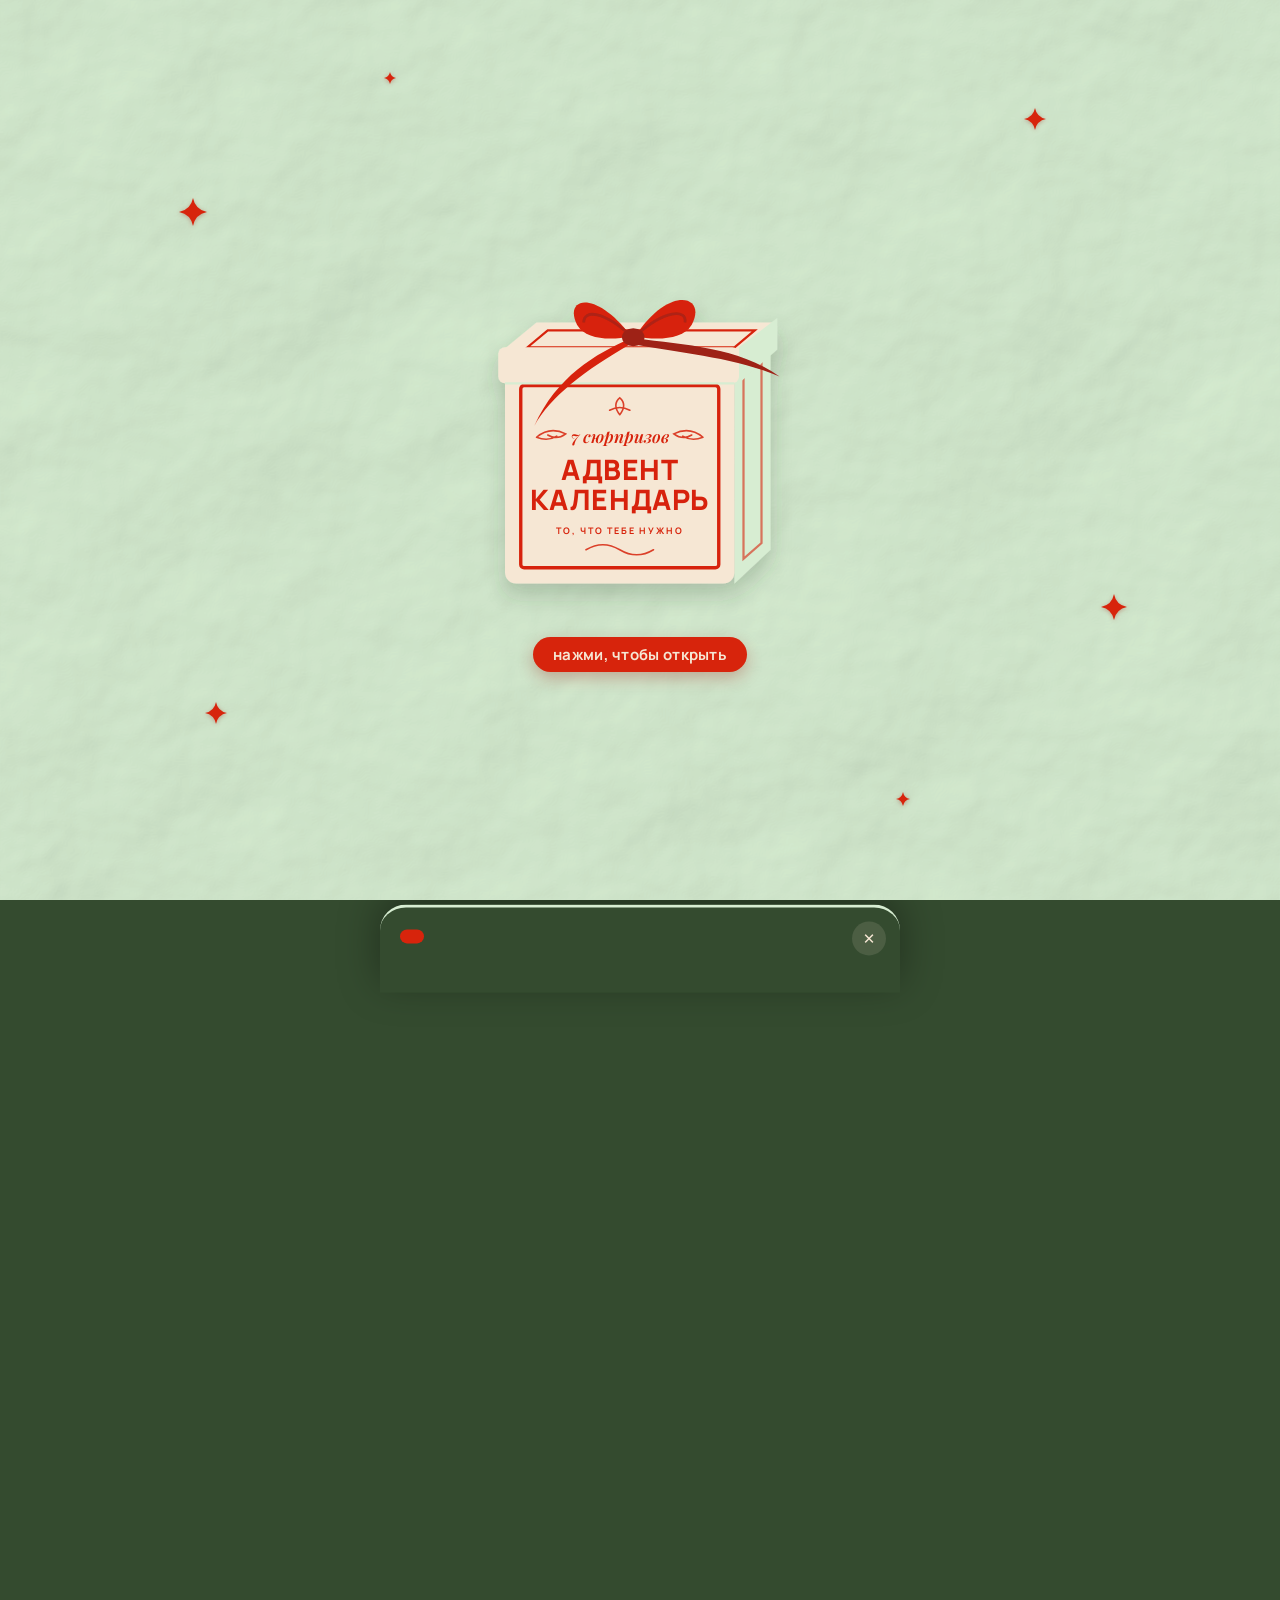
<file: index.html>
<!DOCTYPE html>
<html lang="ru">
<head>
  <meta charset="UTF-8" />
  <meta name="viewport" content="width=device-width, initial-scale=1, maximum-scale=1, user-scalable=no, viewport-fit=cover" />
  <title>Новогодний адвент</title>
  <script>
    /* Сразу говорим Telegram «мини-апп готова», не дожидаясь его скрипта:
       если telegram.org не грузится (например, без VPN), иначе висит вечная загрузка. */
    (function () {
      function post(type, data) {
        data = data || {};
        try {
          if (window.TelegramWebviewProxy && window.TelegramWebviewProxy.postEvent) {
            window.TelegramWebviewProxy.postEvent(type, JSON.stringify(data));
          } else if (window.external && 'notify' in window.external) {
            window.external.notify(JSON.stringify({ eventType: type, eventData: data }));
          } else if (window.parent !== window) {
            window.parent.postMessage(JSON.stringify({ eventType: type, eventData: data }), '*');
          }
        } catch (e) {}
      }
      post('web_app_ready');
      post('web_app_expand');

      // скрипт Telegram грузим в фоне и ждём не дольше 2,5 секунды
      window.__tgSdk = new Promise(function (done) {
        var s = document.createElement('script');
        s.src = 'https://telegram.org/js/telegram-web-app.js';
        s.onload = s.onerror = done;
        document.head.appendChild(s);
        setTimeout(done, 2500);
      });
    })();
  </script>
  <link rel="preconnect" href="https://fonts.googleapis.com" />
  <link rel="preconnect" href="https://fonts.gstatic.com" crossorigin />
  <!-- шрифты не блокируют показ страницы: пока не загрузились — системные -->
  <link href="https://fonts.googleapis.com/css2?family=Playfair+Display:ital,wght@0,700;0,800;0,900;1,600;1,700&family=Manrope:wght@400;600;700;800&display=swap" rel="stylesheet" media="print" onload="this.media='all'" />
  <link rel="stylesheet" href="css/style.css?v=6" />
</head>
<body>
  <!-- заставка: коробочка, из которой появляется календарь -->
  <div class="intro" id="intro" role="button" tabindex="0" aria-label="Открыть коробочку">
    <div class="intro__paper"></div>
    <div class="intro__sparks"></div>
    <div class="intro__box"></div>
    <p class="intro__hint">нажми, чтобы открыть</p>
  </div>

  <canvas id="snow" aria-hidden="true"></canvas>
  <div class="pearls" aria-hidden="true">
    <i style="left:6%;top:9%"></i><i style="left:88%;top:6%;--s:.7"></i>
    <i style="left:93%;top:28%;--s:.6"></i><i style="left:4%;top:41%;--s:.5"></i>
    <i style="left:96%;top:63%;--s:.8"></i><i style="left:7%;top:80%;--s:.6"></i>
  </div>

  <main class="app">
    <header class="head">
      <h1 id="title"></h1>
      <p class="subtitle" id="subtitle"></p>
    </header>

    <section class="grid" id="grid"></section>

    <p class="hint" id="hint"></p>

    <!-- общая ёлка -->
    <section class="tree" id="tree">
      <div class="wave" aria-hidden="true"></div>
      <h2 class="tree__title"><span>наша</span>ёлка</h2>
      <p class="tree__sub">Повесь до 3 игрушек — их увидят все, кто открыл адвент</p>
      <p class="tree__count" id="treeCount"></p>
      <div class="tree__stage" id="treeStage"></div>
      <div class="tray" id="tray"></div>
      <p class="tree__status" id="treeStatus"></p>
      <p class="tree__local" id="treeLocal" hidden>Ёлка сейчас хранится только на этом устройстве. Чтобы игрушки видели все, подключите базу (см. README).</p>
    </section>

    <footer class="foot">
      <span>Новогодний адвент</span>
      <svg viewBox="0 0 24 24" width="22" height="22"><path fill="#fff" d="M12 0l1.6 8.4L20.5 3.5 15.6 10.4 24 12l-8.4 1.6 4.9 6.9-6.9-4.9L12 24l-1.6-8.4-6.9 4.9 4.9-6.9L0 12l8.4-1.6L3.5 3.5l6.9 4.9z"/></svg>
      <span id="footSub"></span>
    </footer>
    <button class="reset" id="reset" hidden>Сбросить прогресс</button>
  </main>

  <!-- окно с содержимым коробочки -->
  <div class="modal" id="modal" aria-hidden="true">
    <div class="modal__backdrop" data-close></div>
    <div class="sheet" role="dialog" aria-modal="true">
      <button class="sheet__close" data-close aria-label="Закрыть">✕</button>
      <div class="sheet__day" id="sheetDay"></div>
      <div class="sheet__body" id="sheetBody"></div>
      <canvas id="confetti"></canvas>
    </div>
  </div>

  <div class="toast" id="toast"></div>

  <script>
    (function () {
      var V = '5';
      var files = ['js/config.js', 'js/art.js', 'js/decor.js', 'js/app.js', 'js/tree.js'];
      function next() {
        var f = files.shift();
        if (!f) return;
        var s = document.createElement('script');
        s.src = f + '?v=' + V;
        s.onload = next;
        s.onerror = next;
        document.body.appendChild(s);
      }
      var started = false;
      function go() { if (!started) { started = true; next(); } }
      window.__tgSdk.then(go);
      setTimeout(go, 3000);
    })();
  </script>
</body>
</html>
</file>
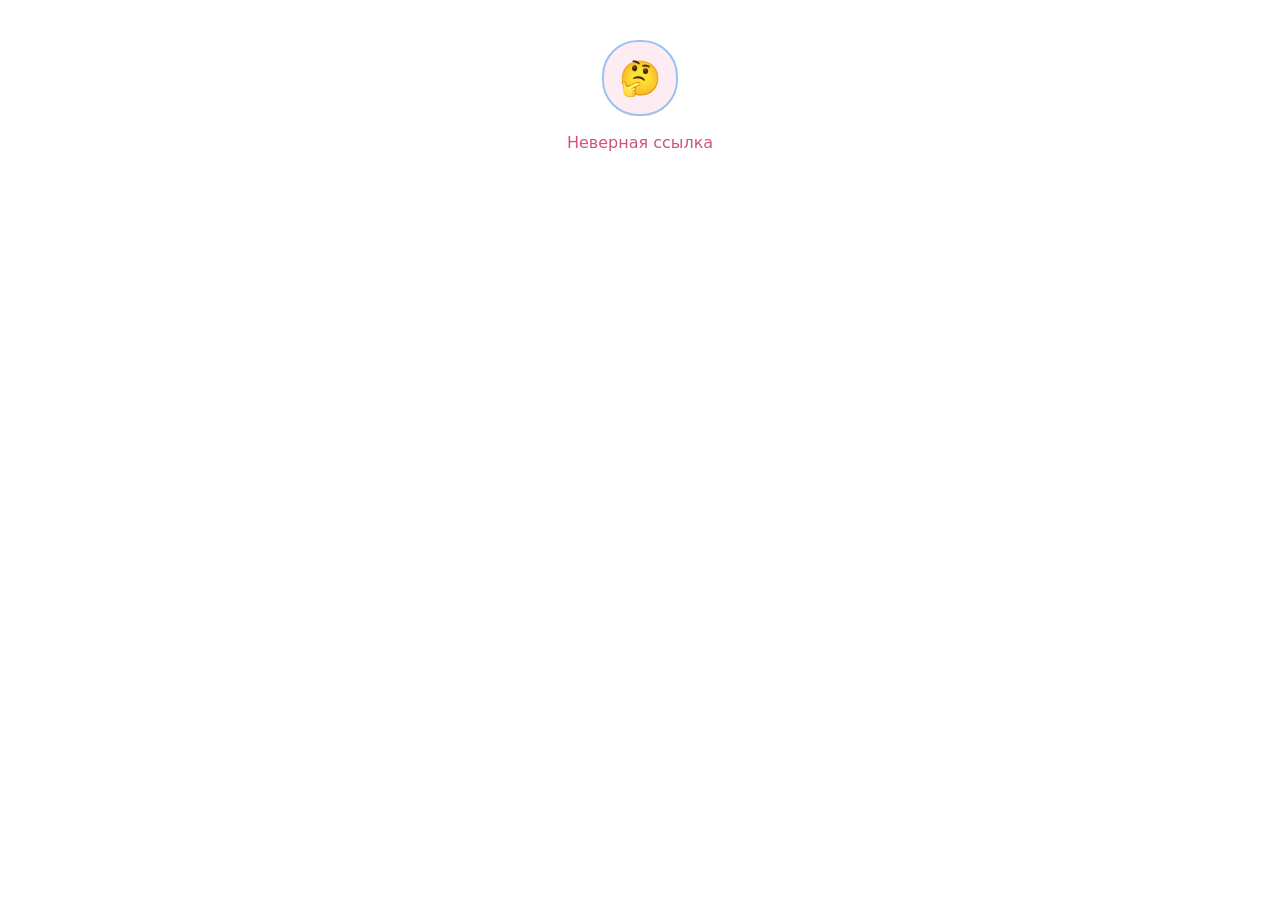
<file: go.html>
<!DOCTYPE html>
<html lang="ru">
<head>
<meta charset="UTF-8">
<meta name="viewport" content="width=device-width, initial-scale=1, viewport-fit=cover">
<meta name="robots" content="noindex">
<title>Переход…</title>
<!-- Переходник для HTML-виджета бота: виджет может открывать только https-ссылки,
     а эта страница перекидывает на звонок (?tel=…) или письмо (?mail=…). -->
<style>
  html,body{margin:0;min-height:100%;background:#fff;color:#2a2f45;font:500 16px/1.35 -apple-system,system-ui,"Segoe UI",Roboto,sans-serif}
  .w{max-width:420px;margin:0 auto;padding:40px 20px;text-align:center}
  .i{width:72px;height:72px;border-radius:36px;margin:0 auto 16px;background:#fdedf3;border:2px solid #9cc2f2;font-size:34px;line-height:72px}
  .v{font-weight:700;font-size:20px;word-break:break-all;margin-bottom:24px}
  a.b{display:block;padding:14px;border-radius:14px;background:#5a8ad6;color:#fff;text-decoration:none;font-weight:700;margin-bottom:10px}
  button.c{display:block;width:100%;padding:13px;border-radius:14px;border:0;background:#fdedf3;color:#d0507e;font:inherit;font-weight:700}
  .e{color:#d0507e}
</style>
</head>
<body>
<div class="w" id="root"></div>
<script>
(function () {
  var q = new URLSearchParams(location.search);
  var tel = (q.get('tel') || '').replace(/[^+\d]/g, '');
  var mail = (q.get('mail') || '').trim();
  var root = document.getElementById('root');
  var href, icon, label, value;
  if (tel && /^\+?\d{5,15}$/.test(tel)) {
    href = 'tel:' + tel; icon = '📞'; label = 'Позвонить'; value = tel;
  } else if (mail && /^[^\s@<>"]+@[^\s@<>"]+\.[^\s@<>"]+$/.test(mail) && mail.length <= 120) {
    href = 'mailto:' + mail; icon = '✉️'; label = 'Написать письмо'; value = mail;
  } else {
    root.innerHTML = '<div class="i">🤔</div><div class="e">Неверная ссылка</div>';
    return;
  }
  var esc = function (s) { return String(s).replace(/[&<>"]/g, function (c) { return { '&': '&amp;', '<': '&lt;', '>': '&gt;', '"': '&quot;' }[c]; }); };
  document.title = label;
  root.innerHTML = '<div class="i">' + icon + '</div><div class="v">' + esc(value) + '</div>' +
    '<a class="b" href="' + esc(href) + '">' + label + '</a><button class="c" id="copy">Скопировать</button>';
  document.getElementById('copy').onclick = function () {
    var b = this;
    (navigator.clipboard ? navigator.clipboard.writeText(value) : Promise.reject()).then(function () { b.textContent = 'Скопировано ✓'; }, function () {
      var t = document.createElement('textarea'); t.value = value; document.body.appendChild(t); t.select();
      try { document.execCommand('copy'); b.textContent = 'Скопировано ✓'; } catch (e) {}
      t.remove();
    });
  };
  // сразу пробуем перейти; если браузер не пустит без нажатия — останется кнопка
  setTimeout(function () { location.href = href; }, 150);
})();
</script>
</body>
</html>
</file>
<file: css/style.css>
:root {
  /* палитра (только эти цвета): ruby · maraschino · blush · envy · spruce · фон карточки палитры */
  --ruby: #9e2117;
  --red: #d7240c;
  --cream: #f6e7d4;
  --mint: #d7edd2;
  --spruce: #75956f;
  --bg: #344b2f;
  --radius: 18px;
  --display: 'Playfair Display', Georgia, 'Times New Roman', serif;
  --text: 'Manrope', system-ui, -apple-system, 'Segoe UI', sans-serif;
}

* { box-sizing: border-box; -webkit-tap-highlight-color: transparent; }
html, body { margin: 0; min-height: 100%; }
body {
  background: var(--bg);
  color: var(--cream);
  font-family: var(--text);
  overflow-x: hidden;
  user-select: none;
}
button { font: inherit; color: inherit; }

#snow { position: fixed; inset: 0; width: 100%; height: 100%; pointer-events: none; z-index: 0; }

.pearls i {
  position: fixed; z-index: 0; pointer-events: none;
  width: calc(18px * var(--s, 1)); height: calc(18px * var(--s, 1)); border-radius: 50%;
  background: radial-gradient(circle at 35% 30%, #f6e7d4 0%, var(--mint) 40%, var(--spruce) 100%);
  box-shadow: 0 2px 6px rgba(0,0,0,.25);
  animation: float 7s ease-in-out infinite;
}
.pearls i:nth-child(2n) { animation-duration: 9s; animation-delay: -3s; }
@keyframes float { 50% { transform: translateY(-10px); } }

.app {
  position: relative; z-index: 1;
  max-width: 520px; margin: 0 auto;
  padding: calc(20px + env(safe-area-inset-top)) 18px calc(24px + env(safe-area-inset-bottom));
}

/* ---------- шапка ---------- */
.head { padding: 8px 4px 18px; }
.head h1 {
  margin: 0; font-family: var(--display); font-weight: 900;
  font-size: clamp(40px, 13vw, 62px); line-height: .95; letter-spacing: .01em;
  text-transform: uppercase;
}
.head h1 span { display: block; }
.head h1 span:first-child {
  font-family: var(--display); font-style: italic; font-weight: 600; text-transform: none; color: var(--red);
  font-size: .5em; letter-spacing: 0; margin-bottom: -.02em; transform: rotate(-3deg); transform-origin: left;
  text-shadow: 0 2px 14px rgba(215,36,12,.35);
}
.head h1 span:last-child { color: var(--cream); }
.subtitle { margin: 10px 0 0; font-size: 18px; font-weight: 600; color: var(--mint); }

/* ---------- сетка коробочек ---------- */
.grid { display: grid; grid-template-columns: repeat(3, 1fr); gap: 12px; }

.tile {
  position: relative; aspect-ratio: 1; border: 0; padding: 0; cursor: pointer;
  border-radius: var(--radius); overflow: hidden;
  box-shadow: 0 6px 16px rgba(0,0,0,.25), inset 0 0 0 1px rgba(246,231,212,.06);
  transition: transform .2s ease, filter .3s ease;
}
.tile:active { transform: scale(.96); }
.tile svg.cover { position: absolute; inset: 0; width: 100%; height: 100%; display: block; }
.tile__num {
  position: absolute; left: 0; right: 0; bottom: 9%;
  font-family: var(--display); font-weight: 800; font-size: clamp(20px, 6.6vw, 30px);
  text-align: center; color: #f6e7d4; text-shadow: 0 2px 6px rgba(0,0,0,.25);
  pointer-events: none;
}

/* закрыта (ещё рано) */
.tile.locked { filter: saturate(.55) brightness(.78); }
.tile.locked::after {
  content: ''; position: absolute; top: 8px; right: 8px; width: 22px; height: 22px;
  border-radius: 50%; background: rgba(0,0,0,.35) center/12px no-repeat
    url("data:image/svg+xml,%3Csvg xmlns='http://www.w3.org/2000/svg' viewBox='0 0 24 24'%3E%3Cpath fill='%23f6e7d4' d='M17 9V7A5 5 0 0 0 7 7v2a2 2 0 0 0-2 2v9a2 2 0 0 0 2 2h10a2 2 0 0 0 2-2v-9a2 2 0 0 0-2-2zM9 7a3 3 0 0 1 6 0v2H9z'/%3E%3C/svg%3E");
}
/* доступна сегодня */
.tile.ready { animation: glow 2.2s ease-in-out infinite; }
.tile.ready::before {
  content: 'открой!'; position: absolute; top: 8px; left: 50%; transform: translateX(-50%);
  z-index: 2; padding: 3px 9px; border-radius: 99px; background: var(--cream); color: var(--red);
  font: 700 11px/1.2 var(--text); white-space: nowrap; letter-spacing: .02em;
}
@keyframes glow {
  0%,100% { box-shadow: 0 6px 16px rgba(0,0,0,.25), 0 0 0 0 rgba(246,231,212,.0); transform: none; }
  50% { box-shadow: 0 6px 16px rgba(0,0,0,.25), 0 0 0 3px rgba(246,231,212,.35); transform: rotate(-1.2deg) scale(1.02); }
}
/* уже открыта */
.tile.opened .tile__badge {
  position: absolute; top: 8px; right: 8px; width: 24px; height: 24px; border-radius: 50%;
  background: #f6e7d4; color: var(--spruce); display: grid; place-items: center;
  font: 800 13px/1 var(--text); box-shadow: 0 2px 6px rgba(0,0,0,.2);
}
.tile.shake { animation: shake .45s ease; }
@keyframes shake {
  20% { transform: rotate(-6deg); } 40% { transform: rotate(5deg); }
  60% { transform: rotate(-4deg); } 80% { transform: rotate(2deg); }
}
.tile.opening { animation: pop .55s cubic-bezier(.3,1.6,.5,1) forwards; z-index: 3; }
@keyframes pop {
  0% { transform: scale(1); } 35% { transform: scale(.9) rotate(-4deg); }
  70% { transform: scale(1.14) rotate(3deg); filter: brightness(1.25); }
  100% { transform: scale(1.05); filter: brightness(1.4); }
}

/* инфо-карточка с датами */
.info {
  grid-column: span 2; aspect-ratio: 2.08 / 1; border-radius: var(--radius);
  background: var(--cream); color: var(--red);
  display: flex; flex-direction: column; align-items: center; justify-content: center; gap: 2px;
  box-shadow: 0 6px 16px rgba(0,0,0,.25);
}
.info__pill {
  background: var(--red); color: #f6e7d4; padding: 4px 16px; border-radius: 99px;
  font: 700 clamp(12px, 3.6vw, 16px)/1.2 var(--text); text-transform: uppercase; letter-spacing: .04em;
}
.info__range { font-family: var(--display); font-weight: 900; font-size: clamp(34px, 11vw, 52px); line-height: 1.05; }
.info__month { font: 600 clamp(14px, 4.2vw, 19px)/1 var(--text); }

.hint { text-align: center; margin: 18px 0 0; font-size: 15px; opacity: .9; min-height: 1.3em; }

.foot {
  margin-top: 22px; display: flex; align-items: center; justify-content: space-between; gap: 10px;
  font-size: 14px; opacity: .9;
}
.reset[hidden] { display: none; }
.reset {
  display: block; margin: 18px auto 0; background: rgba(246,231,212,.1); border: 1px solid rgba(246,231,212,.2);
  border-radius: 99px; padding: 8px 16px; font-size: 13px; cursor: pointer;
}

/* ---------- модалка ---------- */
.modal { position: fixed; inset: 0; z-index: 20; display: flex; align-items: flex-end; justify-content: center; pointer-events: none; }
.modal__backdrop { position: absolute; inset: 0; background: rgba(52,75,47,.6); backdrop-filter: blur(4px); opacity: 0; transition: opacity .3s; }
.sheet {
  position: relative; width: 100%; max-width: 520px; max-height: 92vh; overflow-y: auto;
  background: linear-gradient(180deg, #344b2f 0%, var(--bg) 100%);
  border-top: 3px solid var(--mint);
  border-radius: 26px 26px 0 0; padding: 22px 20px calc(28px + env(safe-area-inset-bottom));
  transform: translateY(105%); transition: transform .45s cubic-bezier(.2,.9,.25,1.05);
  box-shadow: 0 -10px 40px rgba(0,0,0,.35);
}
.modal.open { pointer-events: auto; }
.modal.open .modal__backdrop { opacity: 1; }
.modal.open .sheet { transform: none; }
.sheet__close {
  position: absolute; top: 14px; right: 14px; z-index: 3; width: 34px; height: 34px; border-radius: 50%;
  border: 0; background: rgba(246,231,212,.12); cursor: pointer; font-size: 15px;
}
.sheet__day {
  display: inline-block; font: 700 13px/1 var(--text); text-transform: uppercase; letter-spacing: .08em;
  background: var(--red); padding: 7px 12px; border-radius: 99px; margin-bottom: 16px;
}
#confetti { position: absolute; inset: 0; width: 100%; height: 100%; pointer-events: none; z-index: 2; }

.reveal > * { animation: rise .6s cubic-bezier(.2,.9,.25,1.1) both; }
.reveal > *:nth-child(2) { animation-delay: .12s; }
.reveal > *:nth-child(3) { animation-delay: .24s; }
@keyframes rise { from { opacity: 0; transform: translateY(18px) scale(.97); } }

.c-title { font-family: var(--display); font-weight: 800; font-size: 24px; line-height: 1.15; margin: 0 0 12px; }
.c-text { font-size: 17px; line-height: 1.55; margin: 0; opacity: .95; }
.caption { text-align: center; font-size: 16px; line-height: 1.45; margin: 16px 6px 0; }

/* пожелание */
.wish {
  position: relative; background: var(--cream); color: #9e2117; border-radius: 22px; padding: 26px 22px 24px;
  box-shadow: 0 10px 30px rgba(0,0,0,.25);
}
.wish .c-title { color: var(--red); }
.wish::before {
  content: ''; position: absolute; top: -14px; right: 22px; width: 56px; height: 28px;
  background: var(--red); border-radius: 6px; transform: rotate(6deg);
  box-shadow: 0 3px 8px rgba(0,0,0,.2);
}

/* гифка / картинка */
.frame {
  border-radius: 22px; overflow: hidden; background: var(--cream); aspect-ratio: 1;
  box-shadow: 0 10px 30px rgba(0,0,0,.3); border: 6px solid var(--cream);
}
.frame img, .frame svg { width: 100%; height: 100%; display: block; object-fit: cover; }

/* кассета */
.tape { display: flex; flex-direction: column; align-items: center; }
.tape svg { width: 100%; max-width: 360px; cursor: pointer; filter: drop-shadow(0 10px 22px rgba(0,0,0,.35)); transition: transform .2s; }
.tape svg:active { transform: scale(.97); }
.tape .reel { transform-box: fill-box; transform-origin: center; }
.tape.playing .reel { animation: spin 1.6s linear infinite; }
@keyframes spin { to { transform: rotate(360deg); } }
.play {
  margin-top: 18px; border: 0; border-radius: 99px; padding: 13px 28px; cursor: pointer;
  background: var(--red); color: #f6e7d4; font: 700 16px/1 var(--text); box-shadow: 0 6px 16px rgba(0,0,0,.3);
}
.eq { display: flex; gap: 4px; height: 22px; align-items: flex-end; margin-top: 14px; opacity: 0; transition: opacity .3s; }
.tape.playing .eq { opacity: 1; }
.eq i { width: 5px; background: var(--cream); border-radius: 3px; animation: eq .9s ease-in-out infinite; }
.eq i:nth-child(2) { animation-delay: -.3s; } .eq i:nth-child(3) { animation-delay: -.6s; }
.eq i:nth-child(4) { animation-delay: -.15s; } .eq i:nth-child(5) { animation-delay: -.45s; }
@keyframes eq { 0%,100% { height: 5px; } 50% { height: 22px; } }

/* предсказание */
.fortune { perspective: 900px; }
.fortune__card {
  position: relative; height: 260px; transform-style: preserve-3d; cursor: pointer;
  transition: transform .8s cubic-bezier(.3,1.3,.5,1);
}
.fortune__card.flipped { transform: rotateY(180deg); }
.fortune__face {
  position: absolute; inset: 0; backface-visibility: hidden; border-radius: 22px;
  display: flex; flex-direction: column; align-items: center; justify-content: center; text-align: center;
  padding: 24px; box-shadow: 0 10px 30px rgba(0,0,0,.3);
}
.fortune__front { background: var(--red) radial-gradient(circle at 50% 40%, #d7240c, var(--ruby)); color: var(--cream); }
.fortune__front svg { width: 96px; height: 96px; margin-bottom: 12px; animation: float 3s ease-in-out infinite; }
.fortune__front b { font-family: var(--display); font-size: 18px; }
.fortune__back { background: var(--cream); color: #9e2117; transform: rotateY(180deg); }
.fortune__back .c-text { font-size: 19px; font-weight: 600; }
.fortune__back .eyebrow { color: var(--red); font: 700 12px/1 var(--text); letter-spacing: .1em; text-transform: uppercase; margin-bottom: 14px; }

/* снежный шар */
.globe { display: flex; flex-direction: column; align-items: center; text-align: center; }
.globe__wrap { position: relative; width: min(84vw, 340px); aspect-ratio: 1 / 1.18; cursor: pointer; }
.globe__wrap.shaking { animation: gshake .7s ease; }
@keyframes gshake {
  15% { transform: rotate(-10deg) translateX(-6px); } 35% { transform: rotate(9deg) translateX(6px); }
  55% { transform: rotate(-6deg); } 75% { transform: rotate(4deg); }
}
.globe__wrap > svg { position: absolute; inset: 0; width: 100%; height: 100%; }
.globe__snow {
  position: absolute; left: 8.333%; top: 7.062%; width: 83.333%; aspect-ratio: 1; border-radius: 50%;
  pointer-events: none;
}
.globe__title {
  font-family: var(--display); font-weight: 900; font-size: clamp(30px, 9vw, 40px); line-height: 1.05;
  margin: 18px 0 8px; color: var(--cream);
  text-shadow: 0 0 22px rgba(246,231,212,.45);
  animation: shine 3s ease-in-out infinite;
}
@keyframes shine { 50% { text-shadow: 0 0 34px rgba(246,231,212,.85); color: #f6e7d4; } }

/* тост */
.toast {
  position: fixed; left: 50%; bottom: calc(26px + env(safe-area-inset-bottom)); z-index: 40;
  transform: translate(-50%, 30px); opacity: 0; pointer-events: none;
  background: var(--cream); color: var(--ruby); padding: 12px 18px; border-radius: 14px;
  font: 600 15px/1.3 var(--text); box-shadow: 0 8px 24px rgba(0,0,0,.35);
  transition: all .35s cubic-bezier(.2,.9,.25,1.2); max-width: 90vw; text-align: center;
}
.toast.show { opacity: 1; transform: translate(-50%, 0); }

/* gif-анимация (встроенная) */
.blink { animation: blink 1.2s ease-in-out infinite; }
.blink.b2 { animation-delay: -.4s; } .blink.b3 { animation-delay: -.8s; }
@keyframes blink { 50% { opacity: .25; } }
.fall { animation: fall linear infinite; }
@keyframes fall { from { transform: translateY(-20px); } to { transform: translateY(420px); } }
.sway { transform-box: fill-box; transform-origin: 50% 100%; animation: sway 3s ease-in-out infinite; }
@keyframes sway { 50% { transform: rotate(2.5deg); } }
.eyes { transform-box: fill-box; transform-origin: center; animation: wink 4s infinite; }
@keyframes wink { 0%, 92%, 100% { transform: scaleY(1); } 95% { transform: scaleY(.1); } }
.star-top { transform-box: fill-box; transform-origin: center; animation: twinkle 2s ease-in-out infinite; }
@keyframes twinkle { 50% { transform: scale(1.2) rotate(15deg); } }


/* =========================================================================
   ЗАСТАВКА: коробочка
   ========================================================================= */
.intro {
  position: fixed; inset: 0; z-index: 50; overflow: hidden; cursor: pointer;
  display: flex; flex-direction: column; align-items: center; justify-content: center;
  background: var(--mint); outline: none;
}
.intro__paper, .intro__paper .paper { position: absolute; inset: 0; width: 100%; height: 100%; }
.intro__sparks .spark { position: absolute; animation: twinkle4 2.4s ease-in-out infinite; filter: drop-shadow(0 1px 2px rgba(158,33,23,.35)); }
@keyframes twinkle4 { 0%,100% { transform: scale(1) rotate(0); opacity: 1; } 50% { transform: scale(.55) rotate(20deg); opacity: .7; } }
.intro__box {
  position: relative; width: min(78vw, 360px); aspect-ratio: 320 / 340;
  animation: boxIn .9s cubic-bezier(.2,1.4,.4,1) both;
}
@keyframes boxIn { from { transform: translateY(40px) scale(.85); opacity: 0; } }
.giftbox { width: 100%; height: 100%; overflow: visible; display: block; animation: idle 2.6s ease-in-out .9s infinite; transform-origin: 50% 90%; }
@keyframes idle { 0%,100% { transform: rotate(0); } 50% { transform: rotate(-1.4deg) translateY(-4px); } }
.intro__hint {
  position: relative; margin: 26px 0 0; padding: 10px 20px; border-radius: 99px;
  background: var(--red); color: var(--cream); font: 700 15px/1 var(--text); letter-spacing: .02em;
  box-shadow: 0 6px 16px rgba(158,33,23,.3);
  animation: boxIn .9s .25s cubic-bezier(.2,1.4,.4,1) both, pulse 1.8s 1.2s ease-in-out infinite;
}
@keyframes pulse { 50% { transform: scale(1.06); } }

.giftbox__glow { opacity: 0; transform-box: fill-box; transform-origin: 50% 50%; }
.giftbox__rays { transform-box: fill-box; transform-origin: 50% 50%; }
.giftbox__lid, .giftbox__bow .loop, .giftbox__bow .tail { transform-box: fill-box; }
.giftbox__bow .loop--l { transform-origin: 100% 100%; } .giftbox__bow .loop--r { transform-origin: 0 100%; }
.giftbox__bow .tail { transform-origin: 50% 0; }
.giftbox__lid { transform-origin: 50% 100%; }

/* открытие */
.intro.is-opening { cursor: default; }
.intro.is-opening .intro__hint { animation: fadeOut .3s forwards; }
.intro.is-opening .giftbox { animation: wobble .5s ease; }
@keyframes wobble { 20% { transform: rotate(-5deg); } 45% { transform: rotate(4deg); } 70% { transform: rotate(-2deg); } }
.intro.is-opening .giftbox__bow .loop { animation: untie .45s .45s cubic-bezier(.5,0,.7,.4) forwards; }
.intro.is-opening .giftbox__bow .tail { animation: untie .45s .5s cubic-bezier(.5,0,.7,.4) forwards; }
@keyframes untie { to { transform: scale(.1) rotate(25deg); opacity: 0; } }
.intro.is-opening .giftbox__lid { animation: lidOff .8s .8s cubic-bezier(.3,.1,.4,1) forwards; }
@keyframes lidOff { 40% { transform: translateY(-60px) rotate(-8deg); } to { transform: translate(60px, -520px) rotate(28deg); opacity: 0; } }
.intro.is-opening .giftbox__glow { animation: glowOn .9s .9s ease-out forwards; }
.intro.is-opening .giftbox__rays { animation: spin 8s linear infinite; }
@keyframes glowOn { from { opacity: 0; transform: scale(.3); } to { opacity: 1; transform: scale(1.25); } }
.intro.is-opening .intro__box { animation: boxAway 1.1s 1.25s cubic-bezier(.5,0,.6,1) forwards; }
@keyframes boxAway { to { transform: translateY(18vh) scale(.6); opacity: 0; } }
.intro.is-opening .intro__paper { animation: fadeOut .9s 1.35s forwards; }
.intro.is-opening .intro__sparks .spark { animation: sparkFly 1s .95s cubic-bezier(.2,.8,.3,1) forwards; }
@keyframes sparkFly { to { transform: scale(2.2) rotate(90deg); opacity: 0; } }
@keyframes fadeOut { to { opacity: 0; } }
.intro.is-opening { animation: fadeOut .6s 1.75s forwards; pointer-events: none; }

/* календарь «вылетает» из коробочки */
body.is-intro { overflow: hidden; }
body.is-intro .app, body.is-intro .pearls { opacity: 0; transform: translateY(26vh) scale(.35); }
body.is-revealing .app { animation: appOut 1.1s cubic-bezier(.2,1.25,.35,1) both; transform-origin: 50% 30vh; }
@keyframes appOut { from { opacity: 0; transform: translateY(26vh) scale(.35); } to { opacity: 1; transform: none; } }
body.is-revealing .app .tile { animation: tileIn .7s cubic-bezier(.2,1.4,.4,1) both; }
body.is-revealing .app .tile:nth-child(2n) { animation-delay: .08s; } body.is-revealing .app .tile:nth-child(3n) { animation-delay: .16s; }
@keyframes tileIn { from { transform: translateY(30px) rotate(-6deg) scale(.7); opacity: 0; } }

/* =========================================================================
   ЁЛКА
   ========================================================================= */
.tree { margin-top: 34px; text-align: center; position: relative; }
.wave {
  height: 14px; margin: 0 -4px 22px;
  background: url("data:image/svg+xml,%3Csvg xmlns='http://www.w3.org/2000/svg' width='24' height='14' viewBox='0 0 24 14'%3E%3Cpath d='M0 7 Q6 0 12 7 T24 7' fill='none' stroke='%23d7edd2' stroke-width='3' stroke-linecap='round'/%3E%3C/svg%3E") repeat-x center / 24px 14px;
}
.tree__title {
  margin: 0; font-family: var(--display); font-weight: 900; font-size: clamp(38px, 12vw, 56px);
  line-height: .9; text-transform: uppercase; color: var(--cream);
}
.tree__title span {
  display: block; font-family: var(--display); font-style: italic; font-weight: 600; text-transform: none;
  color: var(--red); font-size: .5em; transform: rotate(-4deg); margin-bottom: 2px;
}
.tree__sub { margin: 12px auto 4px; max-width: 320px; font-size: 15px; line-height: 1.4; color: var(--mint); }
.tree__count { margin: 0; font: 700 12px/1.4 var(--text); letter-spacing: .08em; text-transform: uppercase; color: var(--mint); min-height: 1.4em; }

.tree__stage {
  position: relative; margin: 6px auto 0; width: 100%; max-width: 420px;
  border-radius: 28px; touch-action: manipulation;
}
.tree__svg { width: 100%; height: auto; display: block; overflow: visible; }
.tree__stage.placing .tree__svg { cursor: crosshair; }
.tree__stage.placing::after {
  content: ''; position: absolute; inset: 4% 8% 10%; border-radius: 50% 50% 40% 40%; pointer-events: none;
  box-shadow: 0 0 0 2px rgba(246,231,212,.0); animation: placeGlow 1.4s ease-in-out infinite;
}
@keyframes placeGlow { 50% { box-shadow: 0 0 40px 6px rgba(246,231,212,.28); } }

.tree__star { transform-box: fill-box; transform-origin: 50% 50%; animation: starPulse 2.6s ease-in-out infinite; }
@keyframes starPulse { 50% { transform: scale(1.08); filter: brightness(1.15); } }
.garland .light { animation: lights 1.8s ease-in-out infinite; }
@keyframes lights { 50% { opacity: .25; } }

.orn { cursor: pointer; }
.orn__sway { transform-box: fill-box; transform-origin: 50% 0; animation: ornSway 3.4s ease-in-out infinite; }
@keyframes ornSway { 0%,100% { transform: rotate(-4deg); } 50% { transform: rotate(4deg); } }
.orn__sway.jingle { animation: jingle .7s ease, ornSway 3.4s .7s ease-in-out infinite; }
@keyframes jingle { 20% { transform: rotate(-18deg) scale(1.15); } 45% { transform: rotate(14deg) scale(1.1); } 70% { transform: rotate(-8deg); } }
.orn__drop.is-new { animation: hang .9s cubic-bezier(.3,1.6,.5,1) both; }
@keyframes hang { from { transform: translateY(-46px) scale(.4); opacity: 0; } }
.orn--mine .orn__sway { filter: drop-shadow(0 0 4px rgba(246,231,212,.75)); }

.tray {
  display: grid; grid-template-columns: repeat(5, 1fr); gap: 8px;
  margin: 10px auto 0; max-width: 400px; padding: 12px; border-radius: 22px;
  background: var(--cream); box-shadow: 0 8px 22px rgba(0,0,0,.22), inset 0 0 0 3px var(--mint);
}
.tray__item {
  aspect-ratio: 1; border: 0; border-radius: 14px; padding: 4px; cursor: pointer;
  background: var(--mint); box-shadow: inset 0 0 0 1.5px rgba(117,149,111,.35);
  transition: transform .18s ease, box-shadow .18s ease, background .18s;
}
.tray__item svg { width: 100%; height: 100%; display: block; overflow: visible; }
.tray__item:active { transform: scale(.92); }
.tray__item[aria-pressed="true"] {
  background: var(--cream); box-shadow: inset 0 0 0 2.5px var(--red); transform: translateY(-3px);
}
.tray__item[aria-pressed="true"] svg { animation: ornSway 1.6s ease-in-out infinite; transform-origin: 50% 10%; }
.tray.is-done .tray__item { opacity: .45; cursor: default; }
.tray.nudge { animation: shake .45s ease; }
.tree__status { margin: 14px 0 0; font-size: 15px; font-weight: 600; min-height: 1.3em; }
.tree__local { margin: 8px auto 0; max-width: 340px; font-size: 12px; opacity: .7; }
.tree__local[hidden] { display: none; }

@media (prefers-reduced-motion: reduce) {
  *, *::before, *::after { animation-duration: .01ms !important; animation-iteration-count: 1 !important; }
}
</file>
